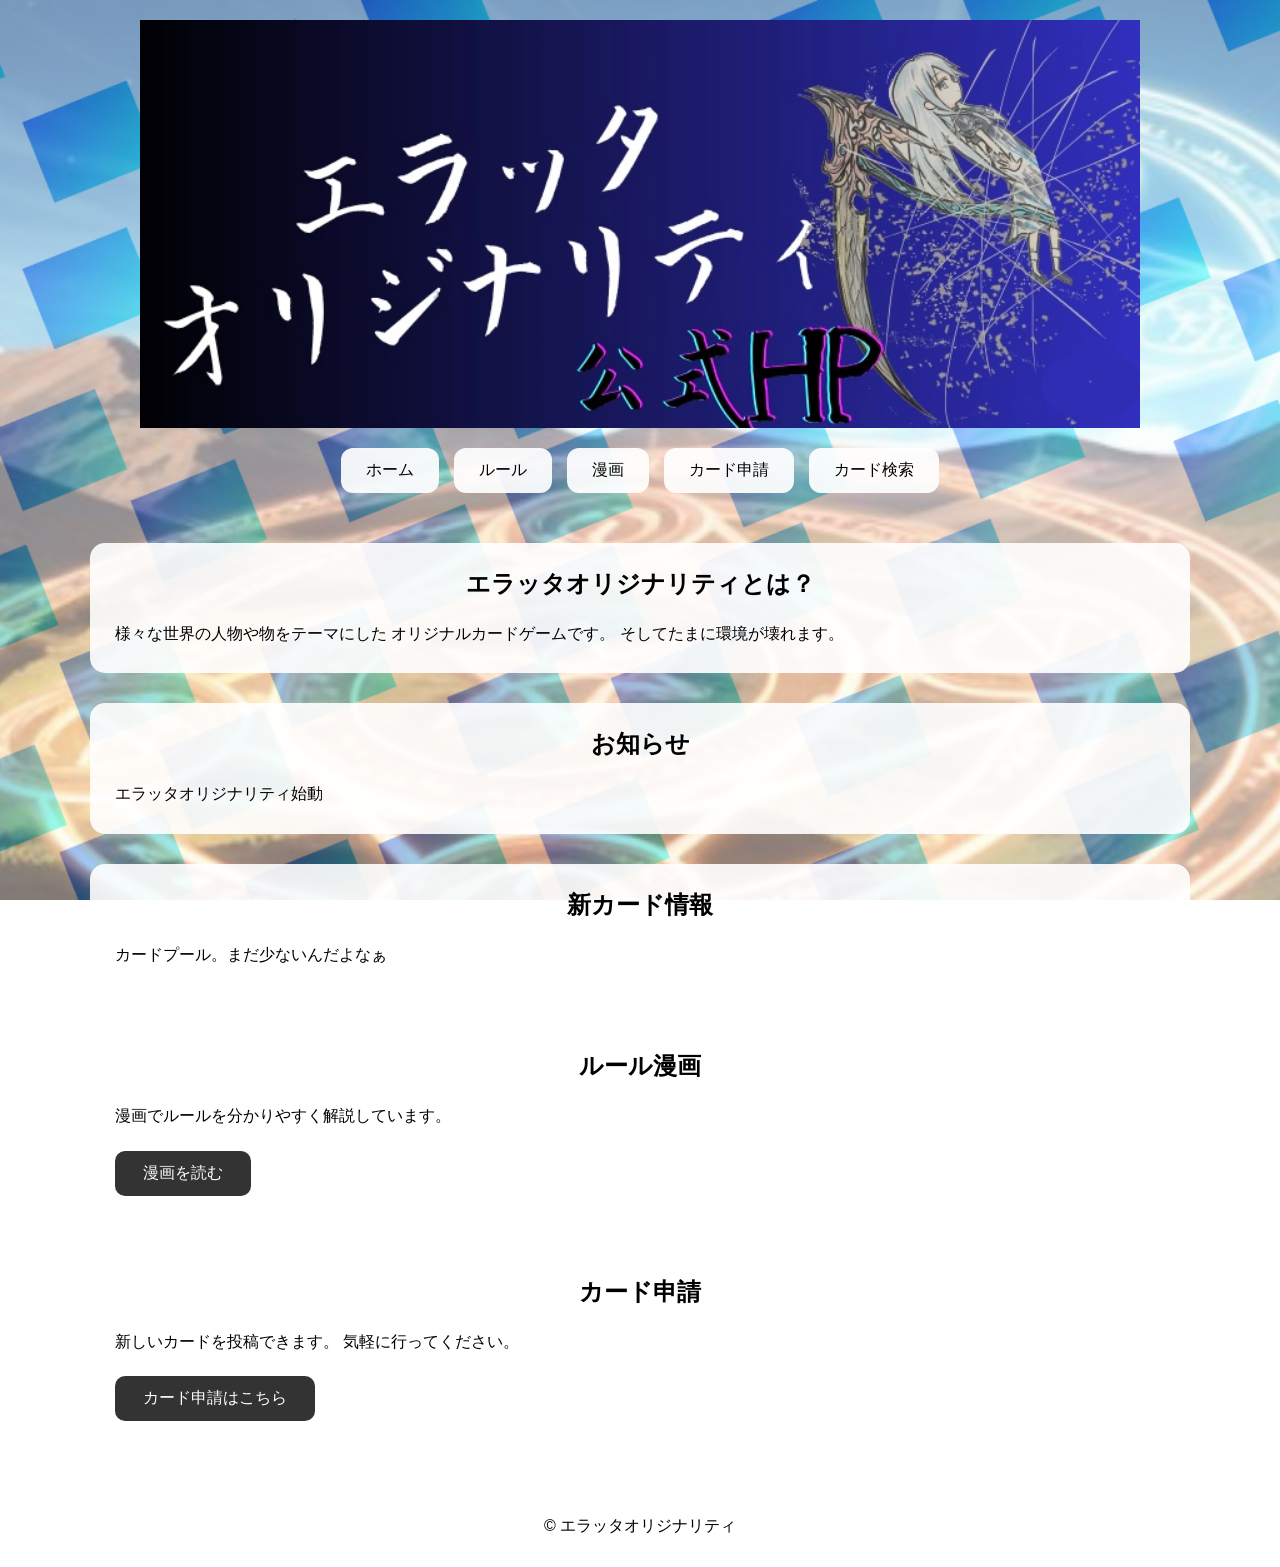
<file: index.html>
<!DOCTYPE html>
<html lang="ja">

<head>

<meta charset="UTF-8">
<meta name="viewport" content="width=device-width, initial-scale=1.0">

<title>エラッタオリジナリティ</title>

<link rel="stylesheet" href="style.css">

</head>

<body>

<header class="top-header">

<img src="images/banner.jpg" class="banner" alt="エラッタオリジナリティ">

<nav>

<a href="index.html">ホーム</a>
<a href="rule.html">ルール</a>
<a href="manga.html">漫画</a>
<a href="apply.html">カード申請</a>
<a href="https://panda3123-lgtm.github.io/cards-look-/">カード検索</a>
  
</nav>

</header>

<main>

<section class="intro">

<h2>エラッタオリジナリティとは？</h2>

<p>

様々な世界の人物や物をテーマにした
オリジナルカードゲームです。
  
そしてたまに環境が壊れます。

</p>

</section>

<section class="news">

<h2>お知らせ</h2>

<p>

エラッタオリジナリティ始動

</p>

</section>

<section class="new-card">

<h2>新カード情報</h2>

<p>

カードプール。まだ少ないんだよなぁ

</p>

</section>

<section class="manga-link">

<h2>ルール漫画</h2>

<p>

漫画でルールを分かりやすく解説しています。

</p>

<a class="button" href="manga.html">

漫画を読む

</a>

</section>

<section class="apply-link">

<h2>カード申請</h2>

<p>

新しいカードを投稿できます。
  気軽に行ってください。

</p>

<a class="button" href="apply.html">

カード申請はこちら

</a>

</section>

</main>

<footer>

© エラッタオリジナリティ

</footer>

</body>

</html>
</file>
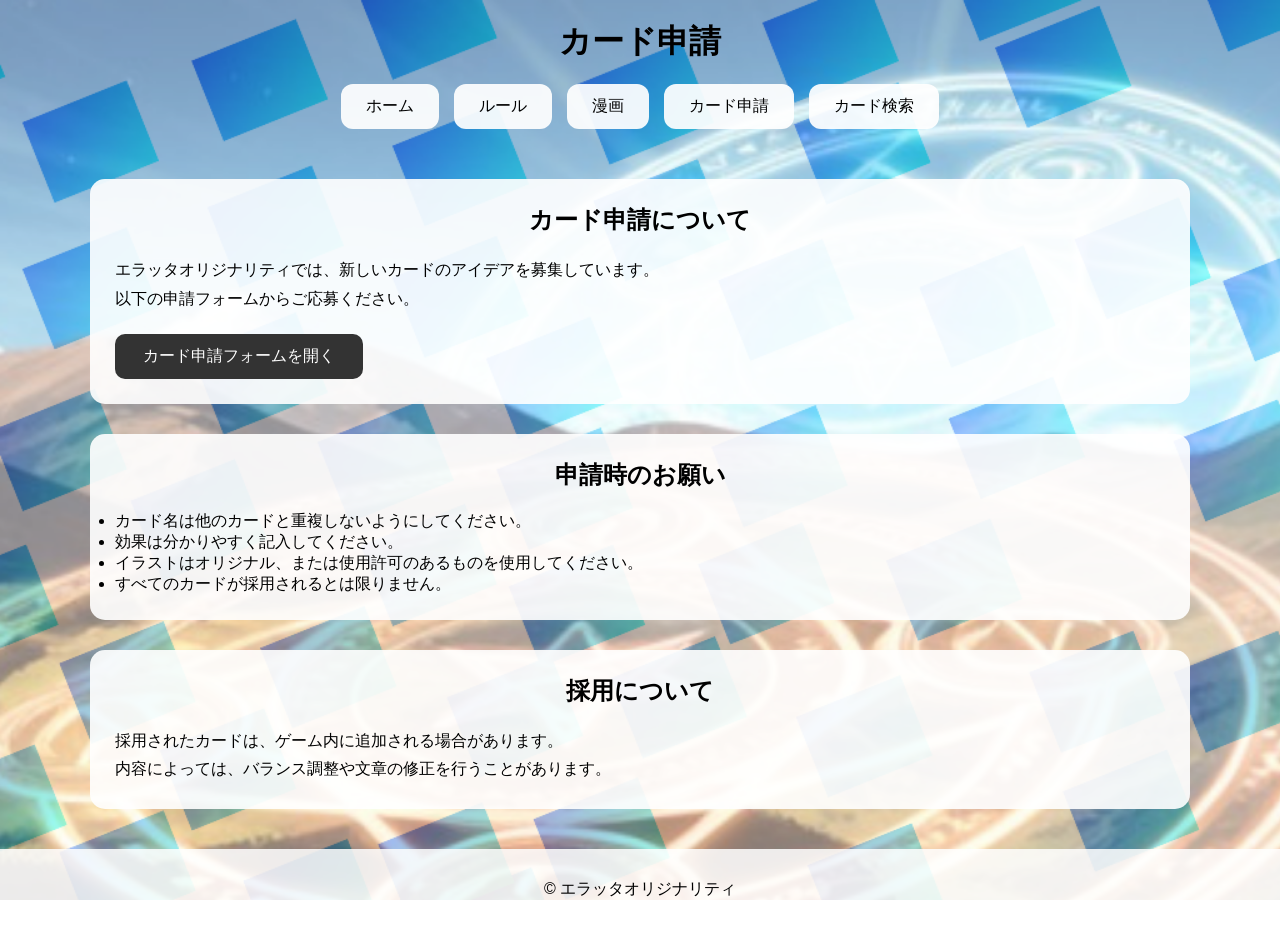
<file: apply.html>
<!DOCTYPE html>
<html lang="ja">

<head>

<meta charset="UTF-8">
<meta name="viewport" content="width=device-width, initial-scale=1.0">

<title>カード申請 - エラッタオリジナリティ</title>

<link rel="stylesheet" href="style.css">

</head>

<body>

<header class="top-header">

<h1>カード申請</h1>

<nav>

<a href="index.html">ホーム</a>
<a href="rule.html">ルール</a>
<a href="manga.html">漫画</a>
<a href="apply.html">カード申請</a>
<a href="https://panda3123-lgtm.github.io/cards-look-/">カード検索</a>

</nav>

</header>

<main>

<section>

<h2>カード申請について</h2>

<p>

エラッタオリジナリティでは、新しいカードのアイデアを募集しています。<br>
以下の申請フォームからご応募ください。

</p>

<a class="button" href="https://docs.google.com/forms/u/0/d/1c9CRISuf9ffhrR_AwqTSfqgbBv8KWlZZn8QE4JrgLp0/viewform?pli=1&pli=1&authuser=0&edit_requested=true" target="_blank">

カード申請フォームを開く

</a>

</section>

<section>

<h2>申請時のお願い</h2>

<ul>

<li>カード名は他のカードと重複しないようにしてください。</li>

<li>効果は分かりやすく記入してください。</li>

<li>イラストはオリジナル、または使用許可のあるものを使用してください。</li>

<li>すべてのカードが採用されるとは限りません。</li>

</ul>

</section>

<section>

<h2>採用について</h2>

<p>

採用されたカードは、ゲーム内に追加される場合があります。<br>
内容によっては、バランス調整や文章の修正を行うことがあります。

</p>

</section>

</main>

<footer>

© エラッタオリジナリティ

</footer>

</body>

</html>
</file>
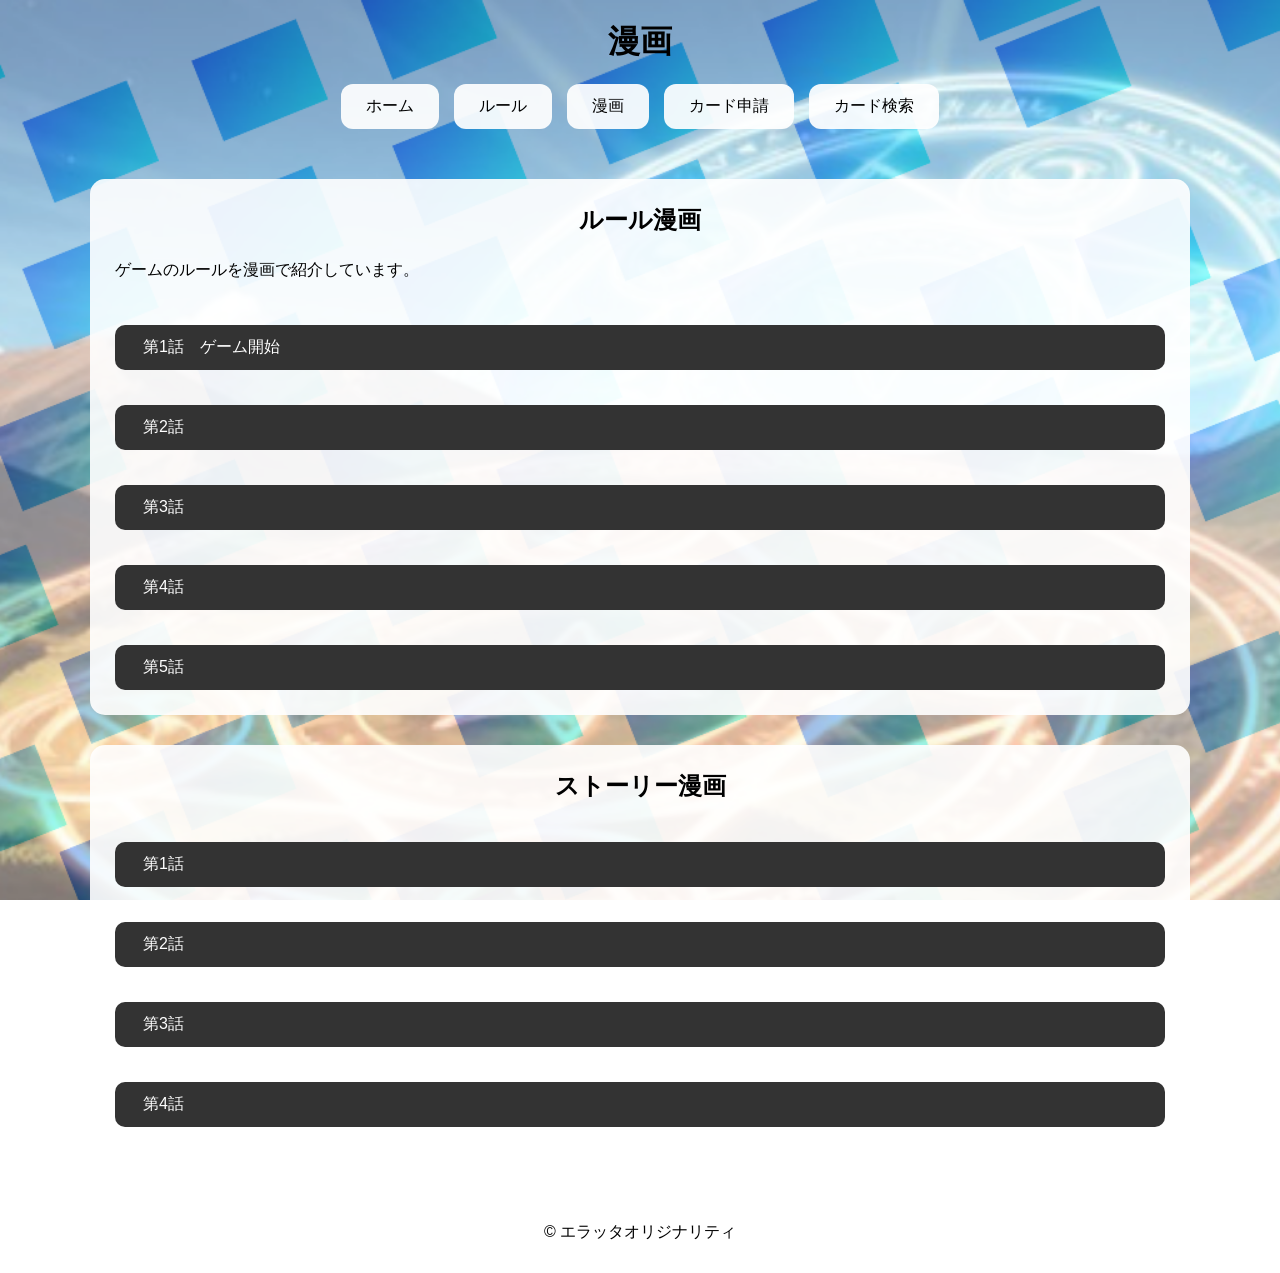
<file: manga.html>
<!DOCTYPE html>
<html lang="ja">

<head>

<meta charset="UTF-8">
<meta name="viewport" content="width=device-width, initial-scale=1.0">

<title>漫画 - エラッタオリジナリティ</title>

<link rel="stylesheet" href="style.css">

</head>

<body>

<header class="top-header">

<h1>漫画</h1>

<nav>

<a href="index.html">ホーム</a>
<a href="rule.html">ルール</a>
<a href="manga.html">漫画</a>
<a href="apply.html">カード申請</a>
<a href="https://panda3123-lgtm.github.io/cards-look-/">カード検索</a>
  
</nav>

</header>

<main>

<section>

<h2>ルール漫画</h2>

<p>

ゲームのルールを漫画で紹介しています。

</p>

<div class="manga-list">

<a class="button" href="rule1.html">第1話　ゲーム開始</a>

<a class="button" href=“rule2.html">第2話</a>

<a class="button" href="rule3.html">第3話</a>

<a class="button" href="rule4.html">第4話</a>

<a class="button" href="rule5.html">第5話</a>

</div>

</section>

<section>

<h2>ストーリー漫画</h2>


<div class="manga-list">

<a class="button" href="story1.html">第1話</a>

<a class="button" href="story2.html">第2話</a>

  <a class="button" href="story3.html">第3話</a>

  <a class="button" href="story4.html">第4話</a>
  
</div>

</section>

</main>

<footer>

© エラッタオリジナリティ

</footer>

</body>

</html>
</file>
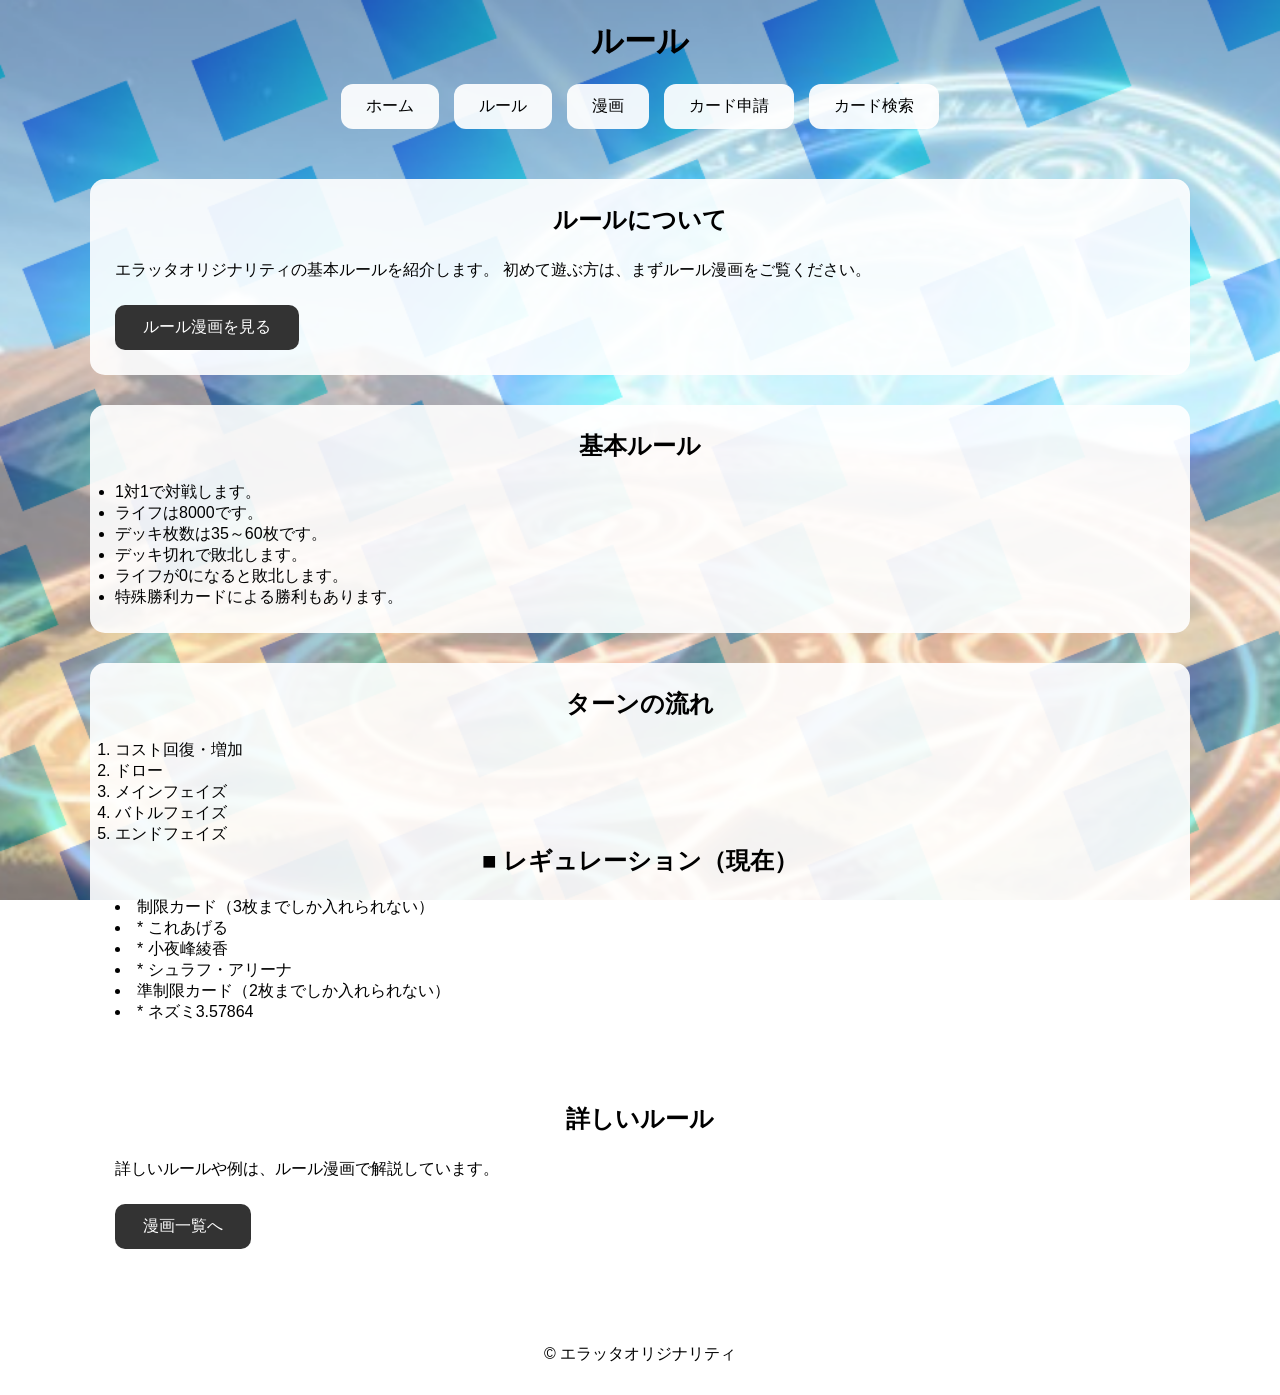
<file: rule.html>
<!DOCTYPE html>
<html lang="ja">

<head>

<meta charset="UTF-8">
<meta name="viewport" content="width=device-width, initial-scale=1.0">

<title>ルール - エラッタオリジナリティ</title>

<link rel="stylesheet" href="style.css">

</head>

<body>

<header class="top-header">

<h1>ルール</h1>

<nav>

<a href="index.html">ホーム</a>
<a href="rule.html">ルール</a>
<a href="manga.html">漫画</a>
<a href="apply.html">カード申請</a>
<a href="https://panda3123-lgtm.github.io/cards-look-/">カード検索</a>

</nav>

</header>

<main>

<section>

<h2>ルールについて</h2>

<p>

エラッタオリジナリティの基本ルールを紹介します。
初めて遊ぶ方は、まずルール漫画をご覧ください。

</p>

<a class="button" href="manga.html">

ルール漫画を見る

</a>

</section>

<section>

<h2>基本ルール</h2>

<ul>

<li>1対1で対戦します。</li>

<li>ライフは8000です。</li>

<li>デッキ枚数は35～60枚です。</li>

<li>デッキ切れで敗北します。</li>

<li>ライフが0になると敗北します。</li>

<li>特殊勝利カードによる勝利もあります。</li>

</ul>

</section>

<section>

<h2>ターンの流れ</h2>

<ol>

<li>コスト回復・増加</li>

<li>ドロー</li>

<li>メインフェイズ</li>

<li>バトルフェイズ</li>

<li>エンドフェイズ</li>

</ol>
  
<h2>■ レギュレーション（現在）</h2>

<li>制限カード（3枚までしか入れられない）</li>

<li>* これあげる</li>
<li>* 小夜峰綾香</li>
<li>* シュラフ・アリーナ</li>

<li>準制限カード（2枚までしか入れられない）</li>

<li>* ネズミ3.57864</li>

  

</section>

<section>

<h2>詳しいルール</h2>

<p>

詳しいルールや例は、ルール漫画で解説しています。

</p>

<a class="button" href="manga.html">

漫画一覧へ

</a>

</section>

</main>

<footer>

© エラッタオリジナリティ

</footer>

</body>

</html>
</file>
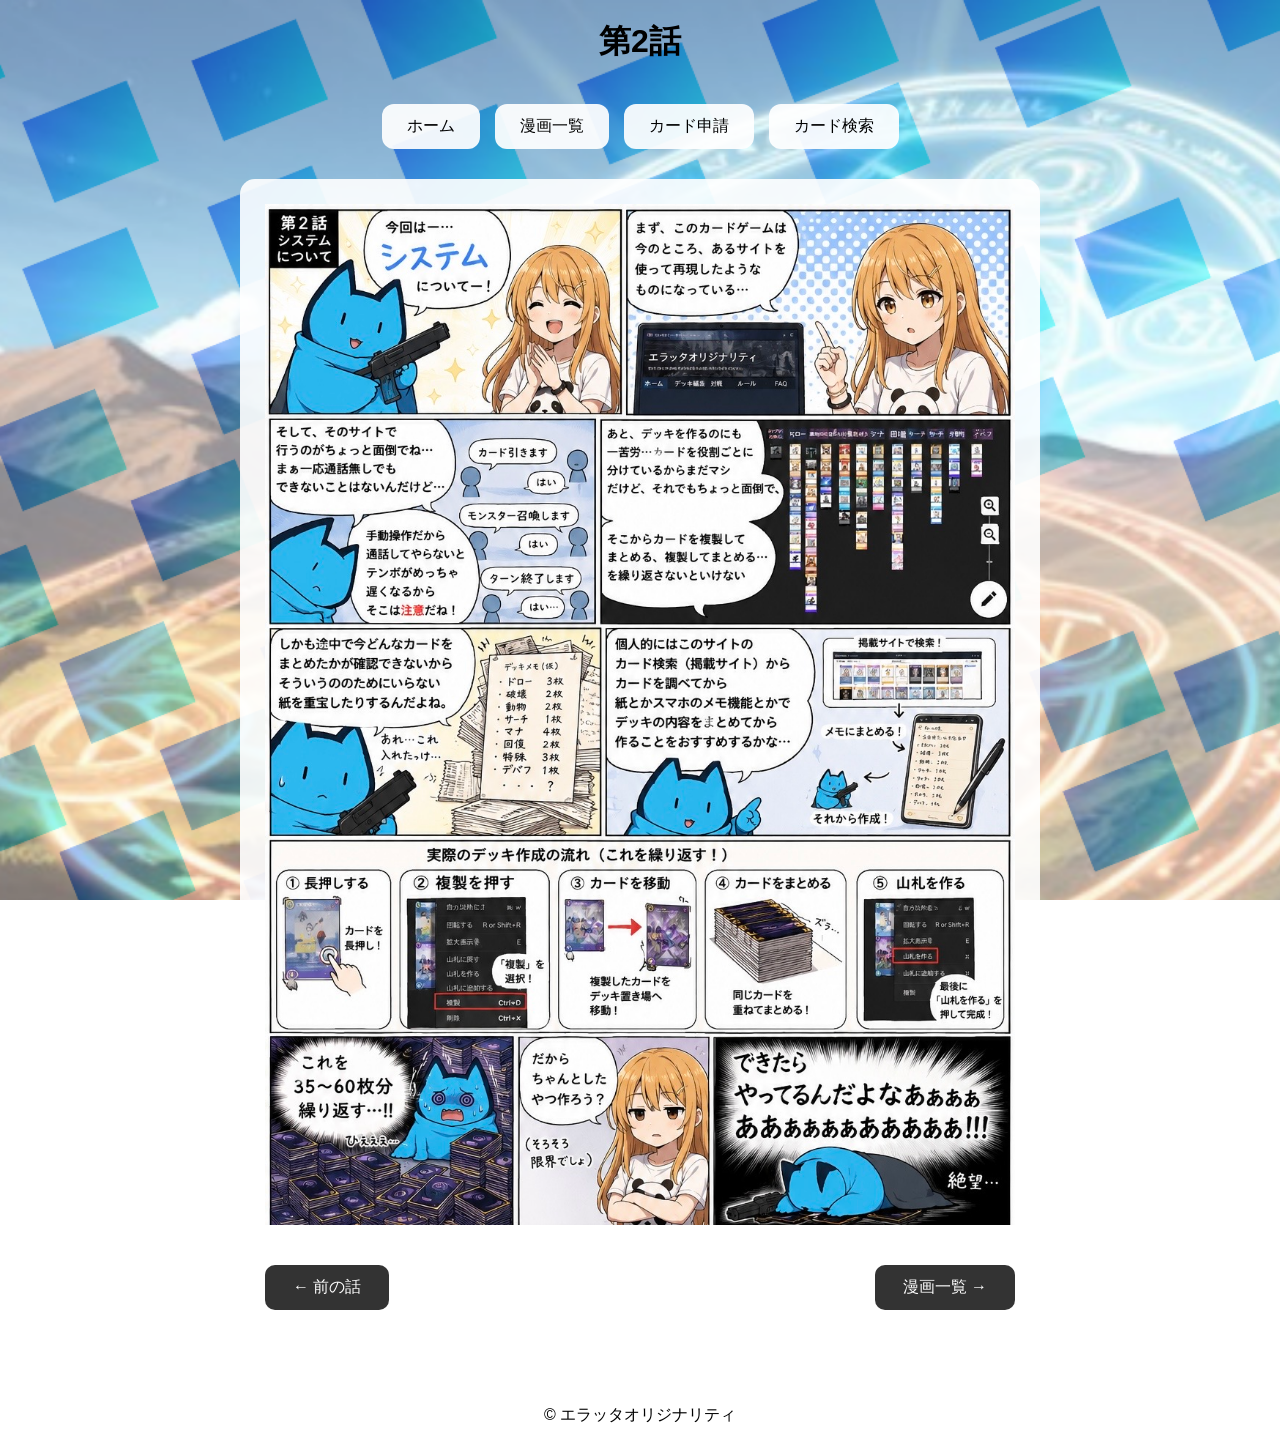
<file: story.html>
<!DOCTYPE html>
<html lang="ja">

<head>

<meta charset="UTF-8">
<meta name="viewport" content="width=device-width, initial-scale=1.0">

<title>第2話 - エラッタオリジナリティ</title>

<link rel="stylesheet" href="style.css">

</head>

<body>

<header class="top-header">

<h1>第2話</h1>

</header>

<nav>

<a href="index.html">ホーム</a>
<a href="rule.html">漫画一覧</a>
<a href="apply.html">カード申請</a>
<a href="https://panda3123-lgtm.github.io/cards-look-/">カード検索</a>

</nav>

<main>

<section class="manga-page">

<img
src="images/manga/story/s2.jpg"
alt="第2話">

<div class="page-nav">

<a class="button" href="story1.html">
← 前の話
</a>

<a class="button" href="manga.html">
漫画一覧 →
</a>

</div>

</section>

</main>

<footer>

<p>© エラッタオリジナリティ</p>

</footer>

</body>

</html>
</file>
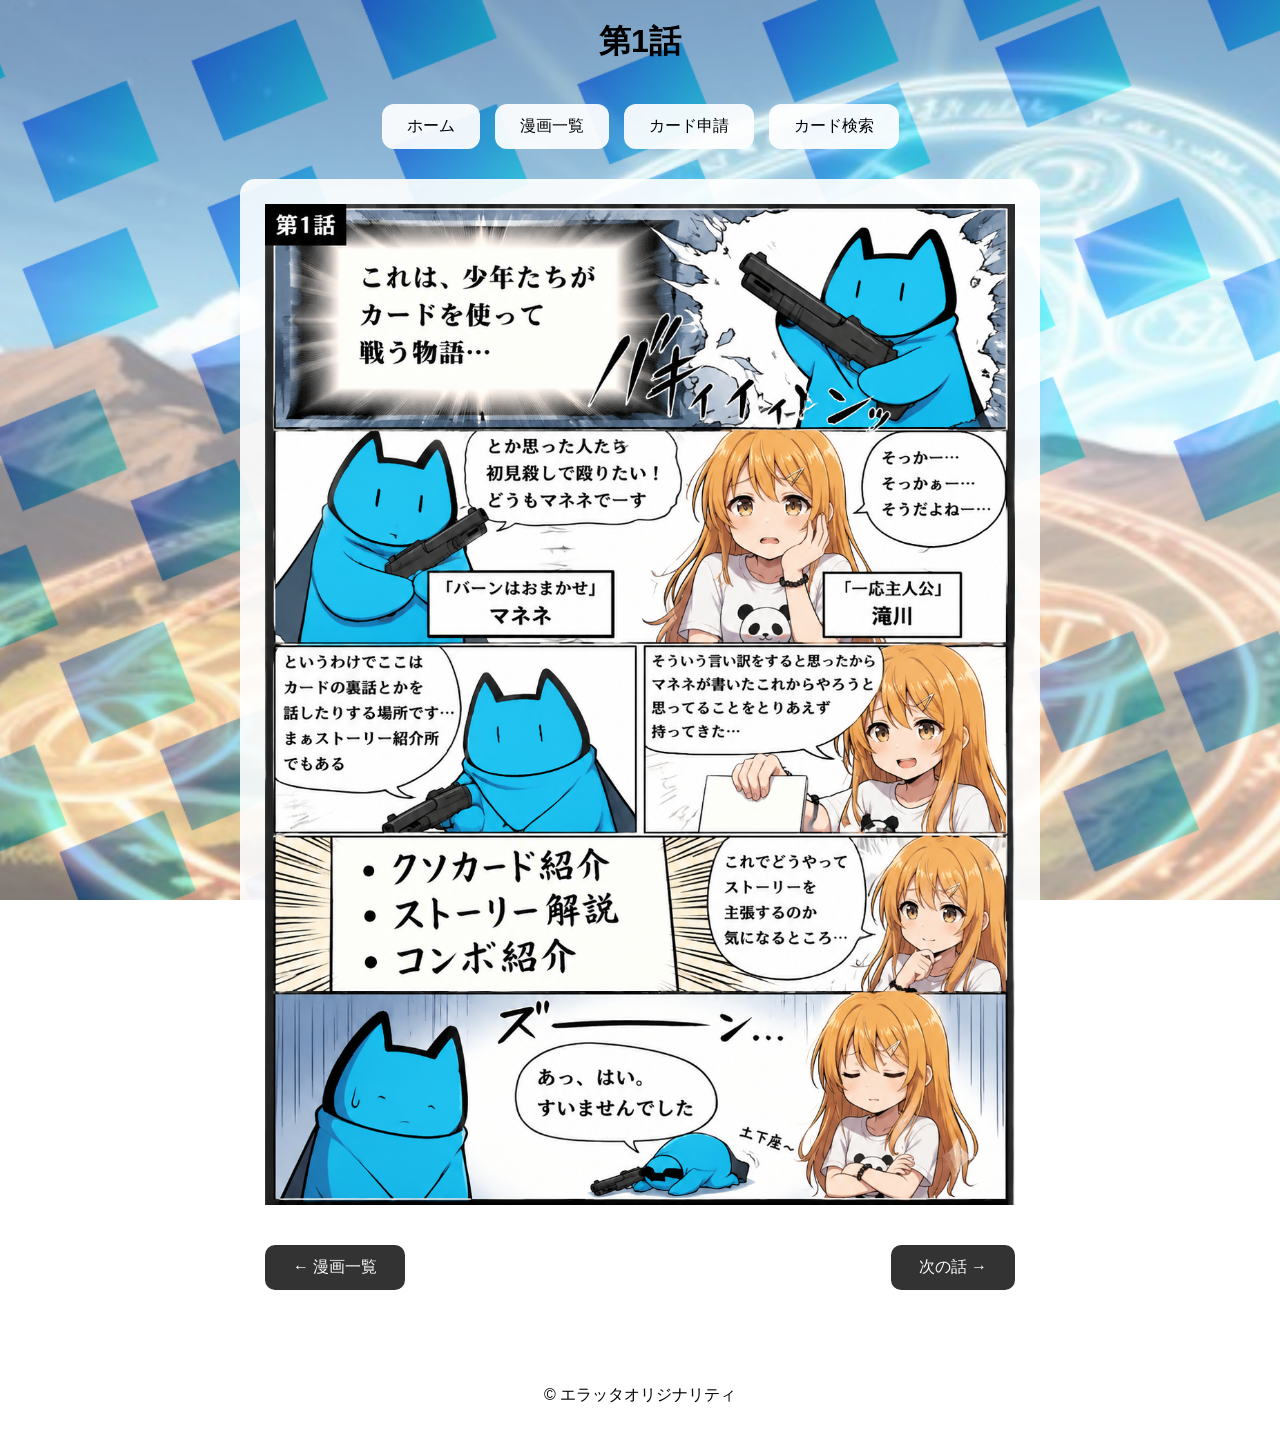
<file: story1.html>
<!DOCTYPE html>
<html lang="ja">

<head>

<meta charset="UTF-8">
<meta name="viewport" content="width=device-width, initial-scale=1.0">

<title>第1話 - エラッタオリジナリティ</title>

<link rel="stylesheet" href="style.css">

</head>

<body>

<header class="top-header">

<h1>第1話</h1>

</header>

<nav>

<a href="index.html">ホーム</a>
<a href="rule.html">漫画一覧</a>
<a href="apply.html">カード申請</a>
<a href="https://panda3123-lgtm.github.io/cards-look-/">カード検索</a>

</nav>

<main>

<section class="manga-page">

<img
src="images/manga/story/s1.PNG"
alt="第1話">

<div class="page-nav">

<a class="button" href="manga.html">
← 漫画一覧
</a>

<a class="button" href="story2.html">
次の話 →
</a>

</div>

</section>

</main>

<footer>

<p>© エラッタオリジナリティ</p>

</footer>

</body>

</html>
</file>
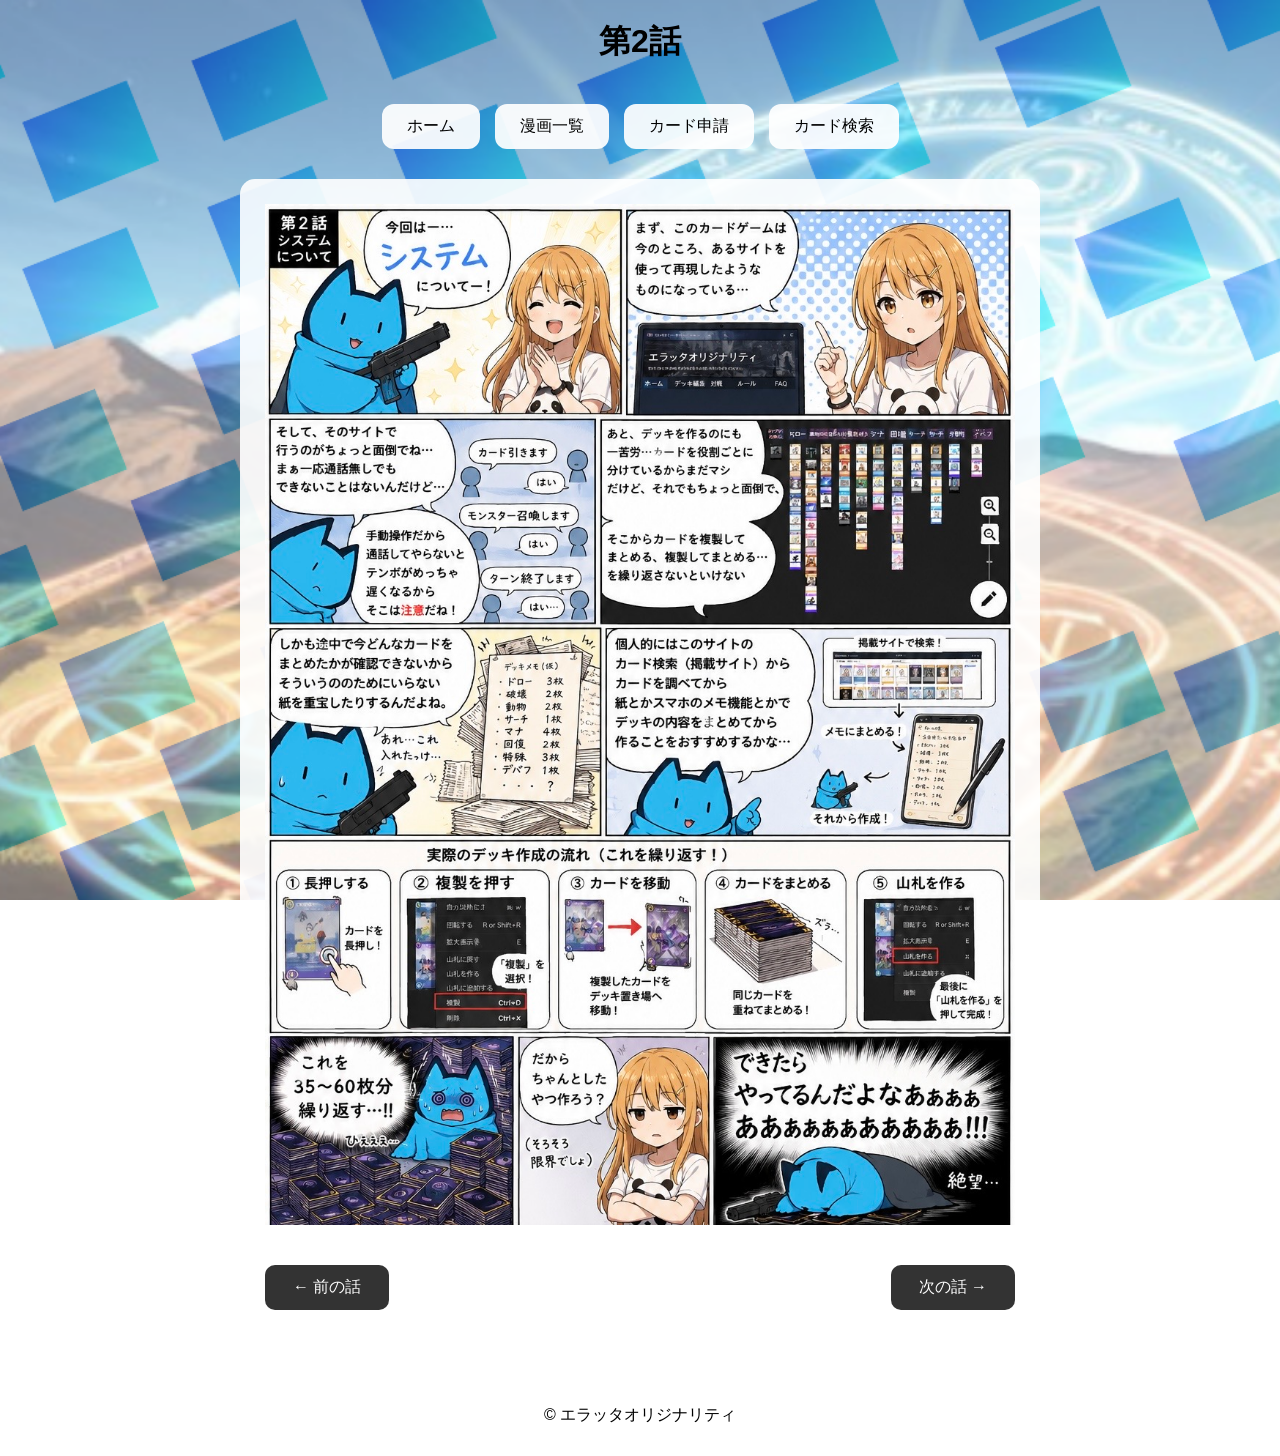
<file: story2.html>
<!DOCTYPE html>
<html lang="ja">

<head>

<meta charset="UTF-8">
<meta name="viewport" content="width=device-width, initial-scale=1.0">

<title>第2話 - エラッタオリジナリティ</title>

<link rel="stylesheet" href="style.css">

</head>

<body>

<header class="top-header">

<h1>第2話</h1>

</header>

<nav>

<a href="index.html">ホーム</a>
<a href="rule.html">漫画一覧</a>
<a href="apply.html">カード申請</a>
<a href="https://panda3123-lgtm.github.io/cards-look-/">カード検索</a>

</nav>

<main>

<section class="manga-page">

<img
src="images/manga/story/s2.jpg"
alt="第2話">

<div class="page-nav">

<a class="button" href="story1.html">
← 前の話
</a>

<a class="button" href="story3.html">
次の話 →
</a>

</div>

</section>

</main>

<footer>

<p>© エラッタオリジナリティ</p>

</footer>

</body>

</html>
</file>
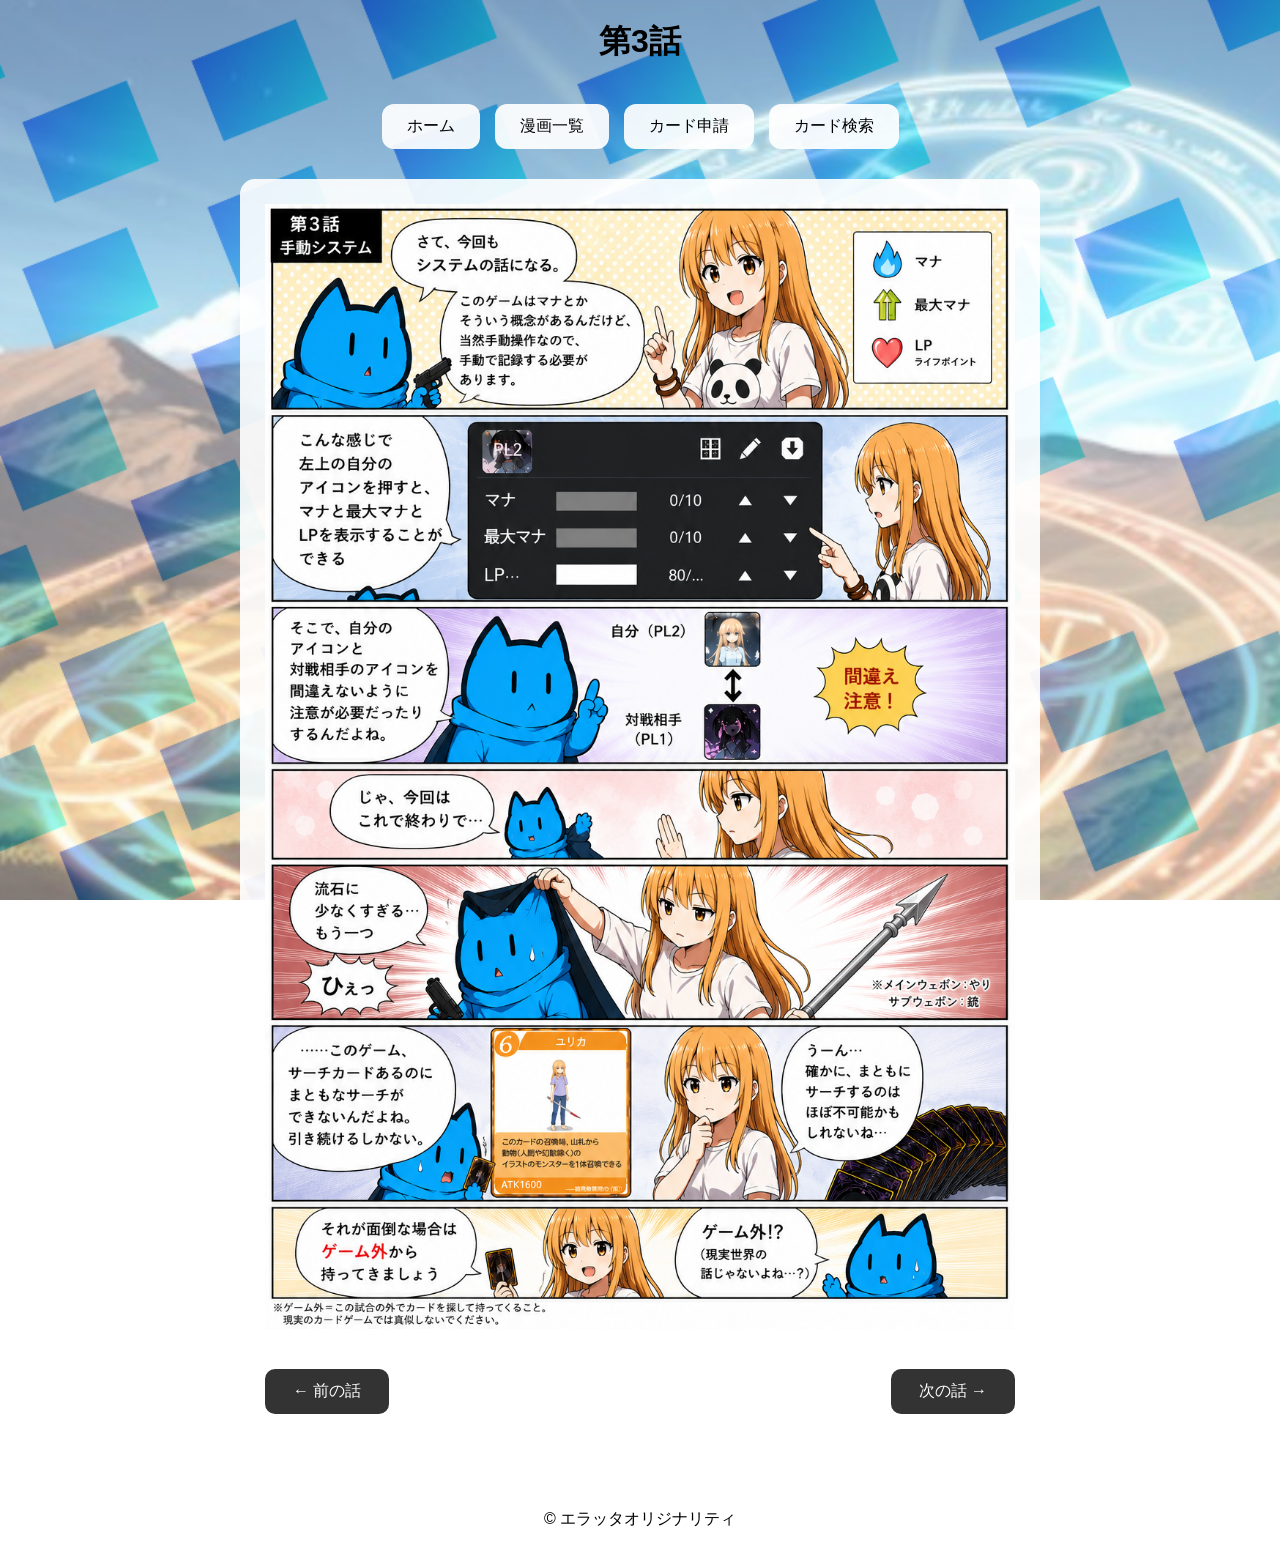
<file: story3.html>
<!DOCTYPE html>
<html lang="ja">

<head>

<meta charset="UTF-8">
<meta name="viewport" content="width=device-width, initial-scale=1.0">

<title>第3話 - エラッタオリジナリティ</title>

<link rel="stylesheet" href="style.css">

</head>

<body>

<header class="top-header">

<h1>第3話</h1>

</header>

<nav>

<a href="index.html">ホーム</a>
<a href="rule.html">漫画一覧</a>
<a href="apply.html">カード申請</a>
<a href="https://panda3123-lgtm.github.io/cards-look-/">カード検索</a>

</nav>

<main>

<section class="manga-page">

<img
src="images/manga/story/s3.PNG"
alt="第3話">

<div class="page-nav">

<a class="button" href="story2.html">
← 前の話
</a>

<a class="button" href="story4.html">
次の話 →
</a>

</div>

</section>

</main>

<footer>

<p>© エラッタオリジナリティ</p>

</footer>

</body>

</html>
</file>
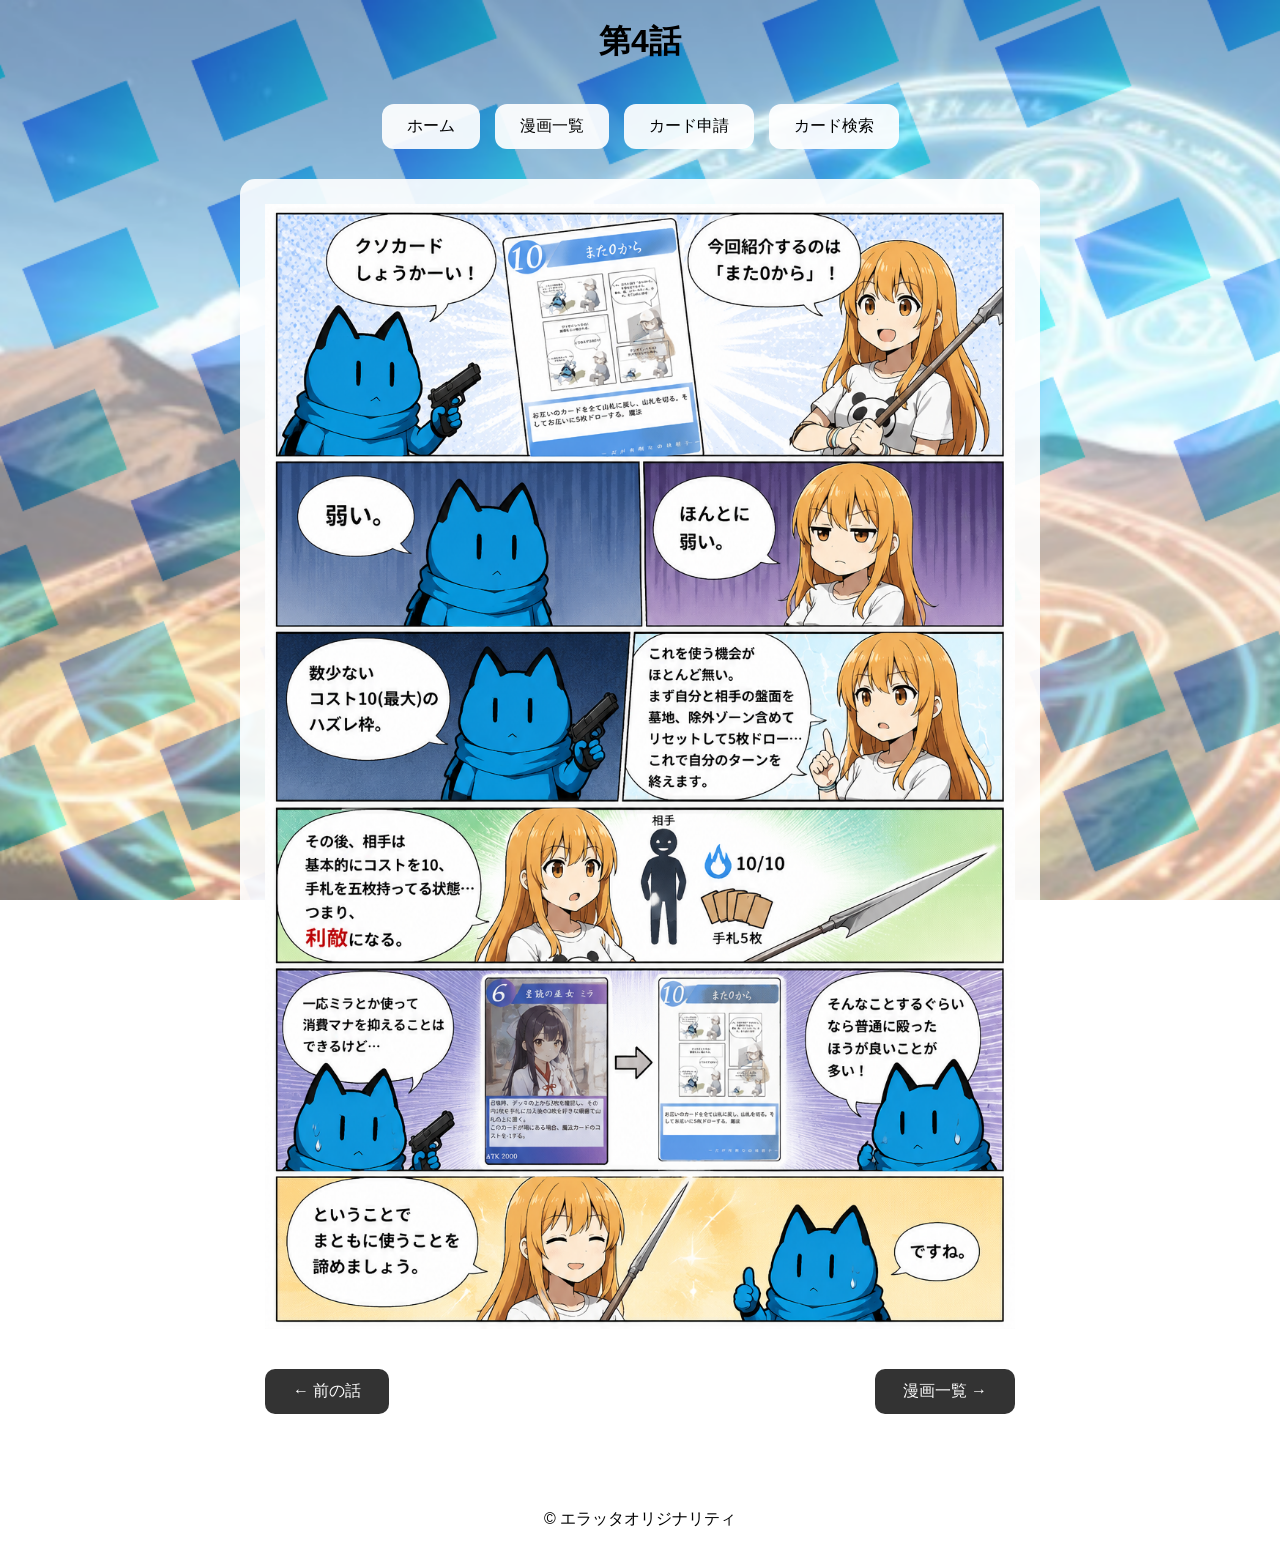
<file: story4.html>
<!DOCTYPE html>
<html lang="ja">

<head>

<meta charset="UTF-8">
<meta name="viewport" content="width=device-width, initial-scale=1.0">

<title>第4話 - エラッタオリジナリティ</title>

<link rel="stylesheet" href="style.css">

</head>

<body>

<header class="top-header">

<h1>第4話</h1>

</header>

<nav>

<a href="index.html">ホーム</a>
<a href="rule.html">漫画一覧</a>
<a href="apply.html">カード申請</a>
<a href="https://panda3123-lgtm.github.io/cards-look-/">カード検索</a>

</nav>

<main>

<section class="manga-page">

<img
src="images/manga/story/s4.PNG"
alt="第4話">

<div class="page-nav">

<a class="button" href="story3.html">
← 前の話
</a>

<a class="button" href="manga.html">
漫画一覧 →
</a>

</div>

</section>

</main>

<footer>

<p>© エラッタオリジナリティ</p>

</footer>

</body>

</html>
</file>
<file: style.css>
/* =====================
   全体
===================== */

*{
    margin:0;
    padding:0;
    box-sizing:border-box;
}

body{

    font-family:"Noto Sans JP",sans-serif;

    background-image:url("images/background.PNG");
    background-size:cover;
    background-position:center;
    background-attachment:fixed;

    color:#000;

}

/* =====================
   ヘッダー
===================== */

.top-header{

    text-align:center;
    padding:20px;

}

.banner{

    width:95%;
    max-width:1000px;

    display:block;
    margin:0 auto;

}

/* =====================
   ナビゲーション
===================== */

nav{

    display:flex;
    justify-content:center;
    flex-wrap:wrap;

    gap:15px;

    margin-top:20px;

}

nav a{

    display:inline-block;

    padding:12px 25px;

    background:rgba(255,255,255,0.92);

    color:#000;

    text-decoration:none;

    border-radius:12px;

    transition:.2s;

}

nav a:hover{

    transform:translateY(-2px);

    background:white;

}

/* =====================
   メイン
===================== */

main{

    width:95%;
    max-width:1100px;

    margin:30px auto;

}

/* =====================
   セクション
===================== */

section{

    background:rgba(255,255,255,0.9);

    border-radius:15px;

    padding:25px;

    margin-bottom:30px;

}

section h2{

    text-align:center;

    margin-bottom:20px;

}

section p{

    line-height:1.8;

}

/* =====================
   ボタン
===================== */

.button{

    display:inline-block;

    margin-top:20px;

    padding:12px 28px;

    background:#333;

    color:white;

    text-decoration:none;

    border-radius:10px;

}

.button:hover{

    opacity:.8;

}

/* =====================
   漫画一覧
===================== */

.manga-list{

    display:flex;

    flex-direction:column;

    gap:15px;

    margin-top:20px;

}

/* =====================
   フッター
===================== */

footer{

    text-align:center;

    padding:30px;

    background:rgba(255,255,255,0.85);

    margin-top:40px;

}

/* =====================
   スマホ対応
===================== */

@media(max-width:700px){

    nav{

        flex-direction:column;

        align-items:center;

    }

    nav a{

        width:220px;

        text-align:center;

    }

    .banner{

        width:100%;

    }

}


/* 各話ページ */

.manga-box img{

    width:100%;

    display:block;

    border-radius:10px;

}

.page-nav{

    display:flex;

    justify-content:space-between;

    margin-top:20px;

    gap:15px;

    flex-wrap:wrap;

}

.manga-page{
    max-width:800px;
    margin:30px auto;
}

.manga-page img{
    width:100%;
    height:auto;
    display:block;
}
</file>
